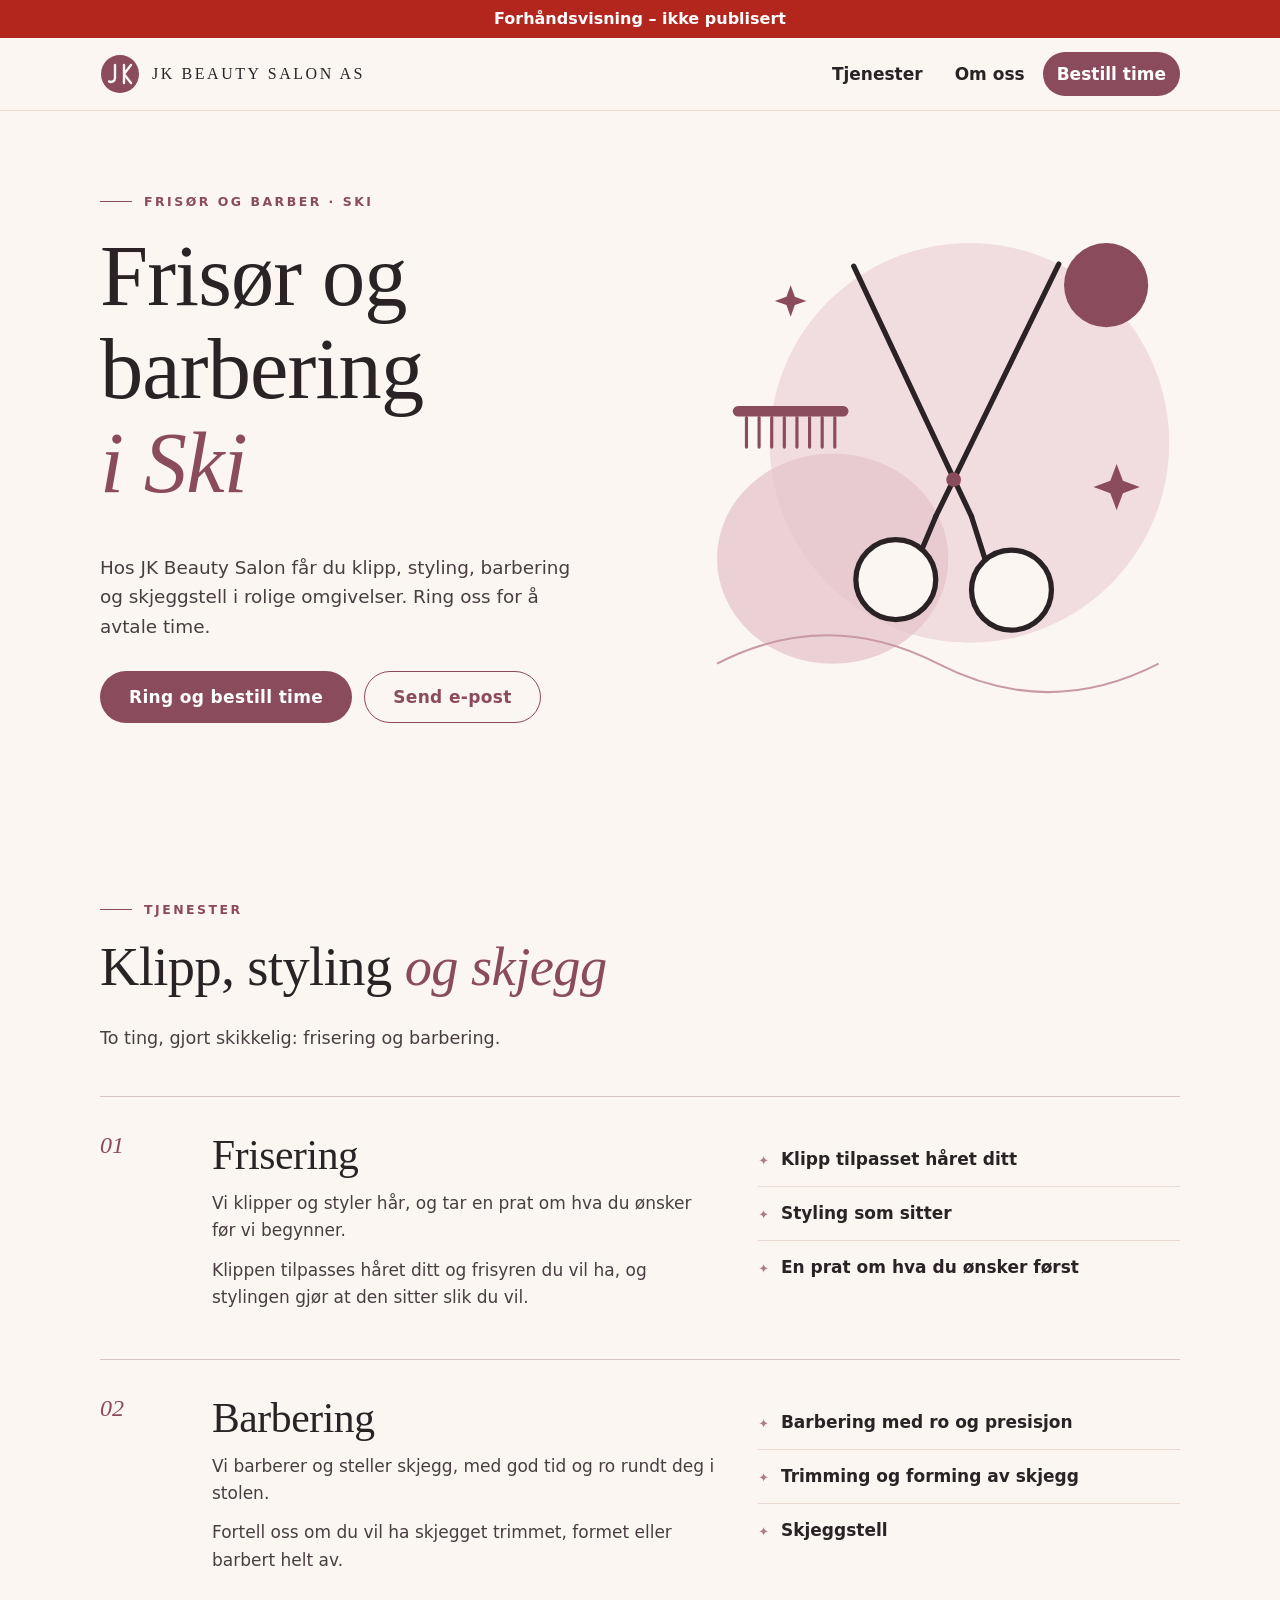
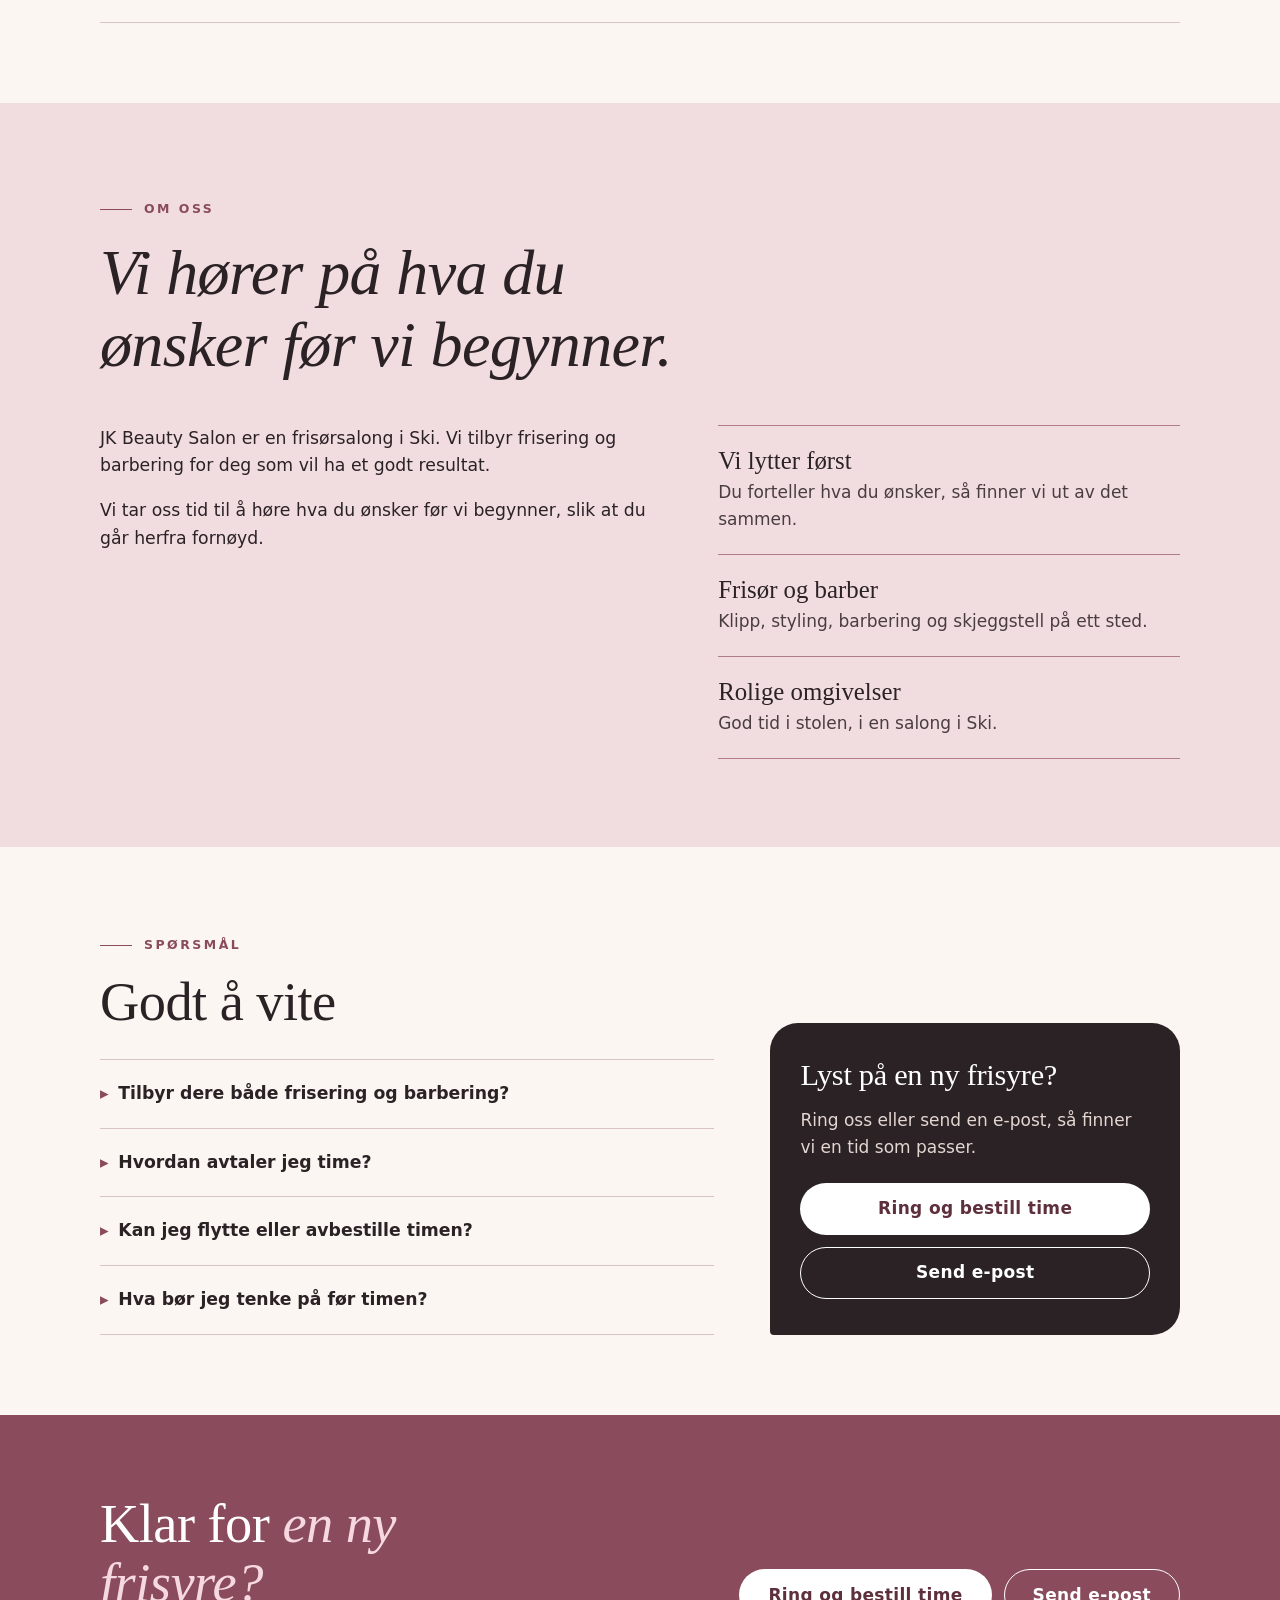
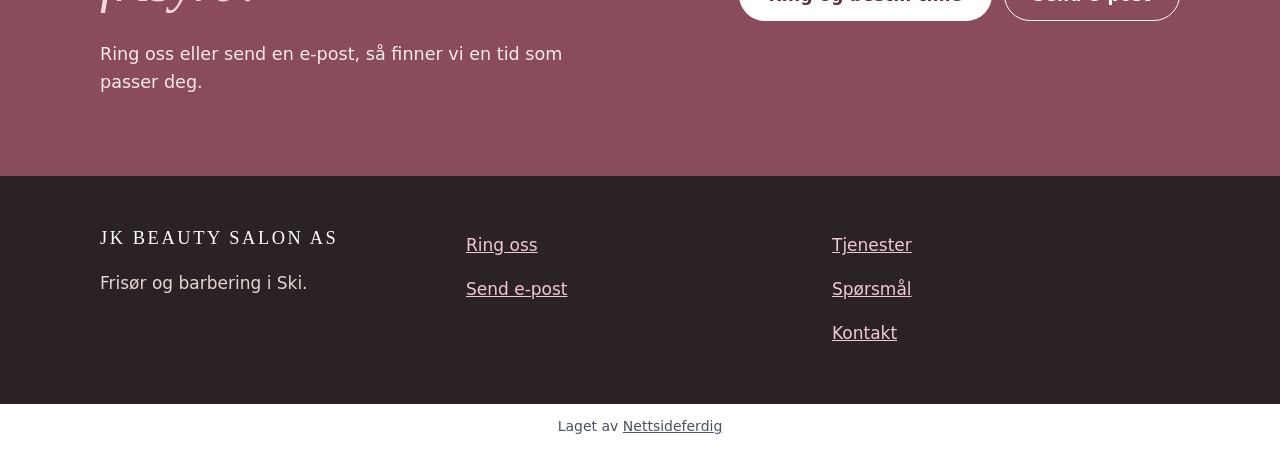
<file: index.html>
<!doctype html>
<html lang="nb">
<head>
<meta charset="utf-8">
<meta name="viewport" content="width=device-width, initial-scale=1">
<title>Frisør i Ski | JK Beauty Salon AS</title>
<meta name="description" content="JK Beauty Salon AS er frisør i Ski. Vi tilbyr frisering og barbering for deg som vil ha et godt resultat. Ta kontakt for å avtale time.">
<link rel="canonical" href="https://andersmathisen7-design.github.io/side-jk-beauty-salon-as-c79d2bd4/">
<meta property="og:type" content="website">
<meta property="og:locale" content="nb_NO">
<meta property="og:site_name" content="Jk Beauty Salon AS">
<meta property="og:title" content="Frisør i Ski | JK Beauty Salon AS">
<meta property="og:description" content="JK Beauty Salon AS er frisør i Ski. Vi tilbyr frisering og barbering for deg som vil ha et godt resultat. Ta kontakt for å avtale time.">
<meta property="og:url" content="https://andersmathisen7-design.github.io/side-jk-beauty-salon-as-c79d2bd4/">
<meta http-equiv="Content-Security-Policy" content="default-src 'none'; style-src 'self'; img-src 'self'; manifest-src 'self'; worker-src 'self'; script-src 'self'">
<link rel="stylesheet" href="./style.css">
<meta name="theme-color" content="#8a4b5c">
<link rel="manifest" href="./manifest.webmanifest">
<link rel="icon" href="./icon.svg" type="image/svg+xml">
<script src="./pwa.js" defer></script>
<meta name="robots" content="noindex,nofollow">
<script type="application/ld+json">{"@context":"https://schema.org","@type":"HairSalon","name":"Jk Beauty Salon AS","description":"JK Beauty Salon AS er frisør i Ski. Vi tilbyr frisering og barbering for deg som vil ha et godt resultat. Ta kontakt for å avtale time.","email":"post@j-kbeauty.no","areaServed":"Ski","url":"https://andersmathisen7-design.github.io/side-jk-beauty-salon-as-c79d2bd4","telephone":"908 00 086"}</script>
</head>
<body>
<div class="forhandsstripe">Forhåndsvisning – ikke publisert</div>
<header class="topp"><div class="wrap"><a class="logo" href="./"><svg viewBox="0 0 40 40" aria-hidden="true"><circle cx="20" cy="20" r="19" fill="#8a4b5c"/><path d="M15 11v13a4 4 0 0 1-6 3.4M24 11v18M24 20l7-9M24 20l7 9" fill="none" stroke="#fbf6f2" stroke-width="2.4" stroke-linecap="round" stroke-linejoin="round"/></svg><span>JK Beauty Salon AS</span></a><nav aria-label="Hovedmeny"><ul><li><a class="skjul-mobil" href="./#tjenester">Tjenester</a></li><li><a class="skjul-mobil" href="./#om">Om oss</a></li><li><a class="meny-knapp" href="./#kontakt">Bestill time</a></li></ul></nav></div></header>
<main>
<section class="hero"><div class="wrap"><div><span class="etikett">Frisør og barber · Ski</span><h1>Frisør og barbering <em>i Ski</em></h1><p>Hos JK Beauty Salon får du klipp, styling, barbering og skjeggstell i rolige omgivelser. Ring oss for å avtale time.</p><div class="handlinger"><a class="knapp knapp-fylt" href="tel:90800086">Ring og bestill time</a><a class="knapp knapp-linje" href="mailto:post@j-kbeauty.no">Send e-post</a></div></div><div class="figur" aria-hidden="true"><svg viewBox="0 0 460 480"><circle cx="260" cy="230" r="190" fill="#f1dde0"/><ellipse class="detalj" cx="130" cy="340" rx="110" ry="100" fill="#e6c4cc" opacity=".75"/><circle class="detalj" cx="390" cy="80" r="40" fill="#8a4b5c"/><path class="detalj" d="M20 440c70-36 140-36 210 0s140 36 210 0" fill="none" stroke="#c99aa6" stroke-width="2"/><g class="detalj" stroke="#8a4b5c" stroke-linecap="round"><path d="M40 200h100" stroke-width="10"/><path d="M48 206v28M60 206v28M72 206v28M84 206v28M96 206v28M108 206v28M120 206v28M132 206v28" stroke-width="3"/></g><g fill="none" stroke="#2b2226" stroke-width="5" stroke-linecap="round"><path d="M228 300 345 60"/><path d="M262 300 150 62"/><path d="M215 331 228 300M275 341 262 300"/><circle cx="190" cy="360" r="38" fill="#fbf6f2"/><circle cx="300" cy="370" r="38" fill="#fbf6f2"/></g><circle cx="245" cy="265" r="7" fill="#8a4b5c"/><path d="M400 250l6 16 16 6-16 6-6 16-6-16-16-6 16-6z" fill="#8a4b5c"/><path class="detalj" d="M90 80l4 11 11 4-11 4-4 11-4-11-11-4 11-4z" fill="#8a4b5c"/></svg></div></div></section><section class="seksjon" id="tjenester"><div class="wrap"><span class="etikett">Tjenester</span><h2>Klipp, styling <em>og skjegg</em></h2><p class="ingress">To ting, gjort skikkelig: frisering og barbering.</p><ol class="tjenester"><li class="tjeneste"><span class="nr" aria-hidden="true">01</span><div><h3>Frisering</h3><p>Vi klipper og styler hår, og tar en prat om hva du ønsker før vi begynner.</p><p>Klippen tilpasses håret ditt og frisyren du vil ha, og stylingen gjør at den sitter slik du vil.</p></div><ul class="punkter"><li>Klipp tilpasset håret ditt</li><li>Styling som sitter</li><li>En prat om hva du ønsker først</li></ul></li><li class="tjeneste"><span class="nr" aria-hidden="true">02</span><div><h3>Barbering</h3><p>Vi barberer og steller skjegg, med god tid og ro rundt deg i stolen.</p><p>Fortell oss om du vil ha skjegget trimmet, formet eller barbert helt av.</p></div><ul class="punkter"><li>Barbering med ro og presisjon</li><li>Trimming og forming av skjegg</li><li>Skjeggstell</li></ul></li></ol></div></section><section class="om" id="om"><div class="wrap"><span class="etikett">Om oss</span><h2 class="stor">Vi hører på hva du ønsker før vi begynner.</h2><div class="kolonner"><div><p>JK Beauty Salon er en frisørsalong i Ski. Vi tilbyr frisering og barbering for deg som vil ha et godt resultat.</p><p>Vi tar oss tid til å høre hva du ønsker før vi begynner, slik at du går herfra fornøyd.</p></div><ul class="lofter"><li><strong>Vi lytter først</strong><span>Du forteller hva du ønsker, så finner vi ut av det sammen.</span></li><li><strong>Frisør og barber</strong><span>Klipp, styling, barbering og skjeggstell på ett sted.</span></li><li><strong>Rolige omgivelser</strong><span>God tid i stolen, i en salong i Ski.</span></li></ul></div></div></section><section class="seksjon sporsmal" id="sporsmal"><div class="wrap"><div><span class="etikett">Spørsmål</span><h2>Godt å vite</h2><div class="faq"><details><summary>Tilbyr dere både frisering og barbering?</summary><p>Ja. Vi klipper og styler hår, og vi tilbyr barbering og stell av skjegg.</p></details><details><summary>Hvordan avtaler jeg time?</summary><p>Ring oss eller send en e-post, så finner vi en tid som passer.</p></details><details><summary>Kan jeg flytte eller avbestille timen?</summary><p>Gi beskjed på telefon eller e-post så tidlig du kan, så finner vi en ny tid.</p></details><details><summary>Hva bør jeg tenke på før timen?</summary><p>Har du et bilde av frisyren du ønsker, ta det gjerne med. Da er det lettere for oss å forstå hva du ser for deg.</p></details></div></div><aside class="kontaktboks" aria-label="Bestill time"><h3>Lyst på en ny frisyre?</h3><p>Ring oss eller send en e-post, så finner vi en tid som passer.</p><div class="handlinger"><a class="knapp knapp-lys" href="tel:90800086">Ring og bestill time</a><a class="knapp knapp-lys-linje" href="mailto:post@j-kbeauty.no">Send e-post</a></div></aside></div></section><section class="kontakt" id="kontakt"><div class="wrap"><div><h2>Klar for <em>en ny frisyre?</em></h2><p>Ring oss eller send en e-post, så finner vi en tid som passer deg.</p></div><div class="handlinger"><a class="knapp knapp-lys" href="tel:90800086">Ring og bestill time</a><a class="knapp knapp-lys-linje" href="mailto:post@j-kbeauty.no">Send e-post</a></div></div></section>
</main>
<footer class="bunn"><div class="wrap"><div><strong>JK Beauty Salon AS</strong><p>Frisør og barbering i Ski.</p></div><address><a href="tel:90800086">Ring oss</a><br><a href="mailto:post@j-kbeauty.no">Send e-post</a></address><nav aria-label="Bunnmeny"><a href="./#tjenester">Tjenester</a><br><a href="./#sporsmal">Spørsmål</a><br><a href="./#kontakt">Kontakt</a></nav></div></footer>
<p class="nf-byra">Laget av <a href="https://nettsideferdig.no/">Nettsideferdig</a></p>
</body>
</html>
</file>
<file: style.css>
/* Fast fra Sidefabrikken: bestillingswidgeten. */
:root { --nf-farge: #8a4b5c; }
#nf-bestill [hidden] { display: none !important; }
#nf-bestill button { font: inherit; padding: 0.5rem 0.9rem; margin: 0.2rem; border: 1px solid var(--nf-farge); border-radius: 6px; background: #fff; color: var(--nf-farge); cursor: pointer; }
#nf-bestill button:disabled { opacity: 0.6; }
#nf-bestill .nf-knapp { background: var(--nf-farge); color: #fff; }
#nf-bestill .nf-tjeneste { display: block; width: 100%; text-align: left; }
#nf-bestill .nf-tjeneste small, #nf-bestill .nf-vare small { display: block; color: #555; }
#nf-bestill .nf-felt { display: block; margin: 0.5rem 0; }
#nf-bestill input, #nf-bestill select, #nf-bestill textarea { font: inherit; padding: 0.4rem; border: 1px solid #c5cad3; border-radius: 4px; display: block; width: 100%; max-width: 24rem; }
#nf-bestill input[type="checkbox"], #nf-bestill input[type="radio"] { display: inline-block; width: auto; margin: 0 0.4rem 0 0; vertical-align: middle; }
#nf-bestill .nf-rad { display: flex; flex-wrap: wrap; gap: 0.5rem; }
#nf-bestill .nf-vare { padding: 0.4rem 0; border-bottom: 1px solid #e3e6eb; }
#nf-bestill .nf-feil, #nf-bestill .nf-utsolgt { color: #b3261e; }
#nf-bestill .nf-test { background: #fff4e5; padding: 0.4rem 0.8rem; border-radius: 6px; }
#nf-bestill .nf-oppsummering { font-weight: 600; }
#nf-bestill .nf-faner { display: flex; flex-wrap: wrap; gap: 0.25rem; margin: 0.5rem 0 1rem; }
#nf-bestill .nf-fane.nf-valgt, #nf-bestill .nf-dag.nf-valgt { background: var(--nf-farge); color: #fff; }
#nf-bestill .nf-adresse { position: relative; max-width: 24rem; }
#nf-bestill .nf-forslag { position: absolute; top: 100%; left: 0; right: 0; z-index: 10; max-height: 15rem; overflow-y: auto; background: #fff; border: 1px solid #c5cad3; border-radius: 4px; box-shadow: 0 4px 12px rgba(0, 0, 0, 0.15); }
#nf-bestill .nf-forslag button { display: block; width: 100%; margin: 0; border: 0; border-radius: 0; padding: 0.5rem 0.75rem; text-align: left; color: inherit; }
#nf-bestill .nf-forslag button:hover, #nf-bestill .nf-forslag button:focus { background: #f4f7fb; }
#nf-bestill .nf-dager { display: flex; flex-wrap: wrap; gap: 0.25rem; margin: 0.5rem 0; }
#nf-bestill .nf-dag.nf-full { text-decoration: line-through; color: #777; border-color: #c5cad3; }
#nf-bestill .nf-tillegg { margin: 0.5rem 0; }
#nf-bestill .nf-sporsmal { margin: 0.8rem 0; }
#nf-bestill .nf-hjelp { display: block; font-size: 0.875rem; color: #666; margin: 0.15rem 0 0.25rem; }
#nf-bestill .nf-sum { font-weight: 700; font-size: 1.15rem; }
#nf-bestill .nf-ja-nei { display: flex; gap: 1.5rem; margin-top: 0.25rem; }
.prisliste table { border-collapse: collapse; width: 100%; max-width: 36rem; }
.prisliste th, .prisliste td { text-align: left; padding: 0.4rem 0.6rem 0.4rem 0; border-bottom: 1px solid #e3e6eb; vertical-align: top; }
.prisliste td:last-child, .prisliste th:last-child { text-align: right; white-space: nowrap; padding-right: 0; }
.prisliste small { color: #555; }
.prisliste .prisinfo { font-size: 0.875rem; color: #555; }

main > section.melding, main > section.bestill { box-sizing: border-box; max-width: 42rem; margin: 0 auto; padding: 2.5rem 1.25rem 3.5rem; }
.nf-skjema .nf-felt { display: block; margin: 0.75rem 0; }
.nf-skjema label, .nf-skjema legend { display: block; font-weight: 600; }
.nf-skjema fieldset { border: 0; padding: 0; margin: 0.75rem 0; min-width: 0; }
.nf-skjema fieldset label { font-weight: 400; }
.nf-skjema input, .nf-skjema textarea { font: inherit; padding: 0.5rem; border: 1px solid #c5cad3; border-radius: 4px; display: block; width: 100%; max-width: 32rem; }
.nf-skjema input[type="radio"] { display: inline-block; width: auto; margin: 0 0.4rem 0 0; vertical-align: middle; }
.nf-skjema input:focus, .nf-skjema textarea:focus { outline: 2px solid var(--nf-farge); outline-offset: 1px; }
.nf-skjema button { font: inherit; font-weight: 600; border: 0; cursor: pointer; padding: 0.85rem 1.5rem; border-radius: 6px; background: var(--nf-farge); color: #fff; min-height: 44px; }
.nf-skjema .nf-info { font-size: 0.875rem; color: #555; }

/* Designet */
*{box-sizing:border-box}html{-webkit-text-size-adjust:100%}body{margin:0;font-family:"Avenir Next","Segoe UI",system-ui,-apple-system,Helvetica,Arial,sans-serif;font-size:17px;line-height:1.6;color:#2b2226;background:#fbf6f2}a{color:#8a4b5c}a:focus-visible,summary:focus-visible{outline:3px solid #8a4b5c;outline-offset:3px}h1,h2,h3,.logo span,.nr,.bunn strong,.lofter strong{font-family:Didot,"Bodoni 72","Bodoni MT","Iowan Old Style","Palatino Linotype","Book Antiqua",Georgia,serif;font-weight:400}h1,h2,h3{line-height:1.08;margin:0 0 .5em;letter-spacing:-.01em}em{font-style:italic;color:#8a4b5c}.wrap{max-width:1120px;margin:0 auto;padding:0 20px}.topp{background:#fbf6f2;border-bottom:1px solid #ead9d0}.topp .wrap{display:flex;align-items:center;justify-content:space-between;gap:12px;min-height:72px}.logo{display:flex;align-items:center;gap:12px;text-decoration:none;color:#2b2226}.logo span{font-size:.82rem;letter-spacing:.12em;line-height:1.25;text-transform:uppercase;max-width:9.5em}.logo svg{width:40px;height:40px;flex:none}.topp nav ul{list-style:none;margin:0;padding:0;display:flex;gap:4px;align-items:center}.topp nav a{display:inline-flex;align-items:center;min-height:44px;padding:0 14px;border-radius:999px;color:#2b2226;text-decoration:none;font-weight:600}.topp nav a:hover{background:#f1e2da}.topp nav .meny-knapp{background:#8a4b5c;color:#fff}.topp nav .meny-knapp:hover{background:#723c4b}.topp nav .skjul-mobil{display:none}.knapp{display:inline-flex;align-items:center;justify-content:center;min-height:52px;padding:0 28px;border-radius:999px;font-weight:600;text-decoration:none;border:1.5px solid transparent;letter-spacing:.02em}.knapp-fylt{background:#8a4b5c;color:#fff}.knapp-fylt:hover{background:#723c4b}.knapp-linje{border-color:#8a4b5c;color:#8a4b5c}.knapp-linje:hover{background:#8a4b5c;color:#fff}.hero{position:relative;overflow:hidden;background:#fbf6f2}.hero .wrap{display:grid;gap:28px;align-items:center;padding-top:44px;padding-bottom:8px}.hero+.seksjon{padding-top:40px}.etikett{display:inline-flex;align-items:center;gap:12px;font-size:.78rem;letter-spacing:.2em;text-transform:uppercase;color:#8a4b5c;font-weight:700;margin-bottom:18px}.etikett:before{content:"";width:32px;height:1px;background:#8a4b5c}.hero h1{font-size:clamp(2.8rem,12vw,5.4rem);max-width:11ch}.hero h1 em{display:block}.hero p{font-size:1.15rem;max-width:42ch;margin:0 0 30px;color:#4a3d42}.handlinger{display:flex;flex-wrap:wrap;gap:12px}.figur{max-width:320px;width:100%;justify-self:center}.figur svg{width:100%;height:auto;display:block}.seksjon{padding:80px 0}.seksjon h2{font-size:clamp(2.2rem,7vw,3.4rem)}.ingress{max-width:54ch;color:#4a3d42;margin:0;font-size:1.1rem}.tjenester{list-style:none;margin:44px 0 0;padding:0;border-top:1px solid #d9c3c9}.tjeneste{display:grid;gap:12px 40px;padding:36px 0;border-bottom:1px solid #d9c3c9}.nr{font-size:1.5rem;font-style:italic;color:#8a4b5c;line-height:1}.tjeneste h3{font-size:clamp(2rem,6vw,2.6rem);margin-bottom:.3em}.tjeneste p{margin:0 0 .7em;max-width:52ch;color:#4a3d42}.punkter{list-style:none;margin:0;padding:0}.punkter li{padding:13px 0;border-bottom:1px solid #ead9d0;display:flex;gap:12px;align-items:baseline;font-weight:600}.punkter li:last-child{border-bottom:0}.punkter li:before{content:"✦";color:#b07b89;font-size:.8rem}.om{background:#f1dde0;padding:88px 0}.om .stor{font-size:clamp(2.2rem,7.5vw,4rem);font-style:italic;line-height:1.12;max-width:19ch;margin:0 0 44px}.om .kolonner{display:grid;gap:40px}.om p{max-width:58ch;margin:0 0 1em;font-size:1.08rem}.lofter{list-style:none;margin:0;padding:0;border-top:1px solid #b07b89}.lofter li{padding:20px 0;border-bottom:1px solid #b07b89}.lofter strong{display:block;font-size:1.55rem;line-height:1.2;margin-bottom:4px}.lofter span{color:#4a3d42}.sporsmal .wrap{display:grid;gap:36px}.faq{border-top:1px solid #d9c3c9;margin-top:8px}.faq details{border-bottom:1px solid #d9c3c9}.faq summary{cursor:pointer;padding:20px 0;font-weight:600;font-size:1.08rem;min-height:44px;display:flex;gap:.6rem;align-items:flex-start;list-style:none}.faq summary::-webkit-details-marker{display:none}.faq summary:before{content:"▸";flex:none;color:#8a4b5c;transition:transform .15s}.faq details[open] summary:before{transform:rotate(90deg)}.faq details p{margin:0;padding:0 0 20px 1.3rem;color:#4a3d42;max-width:58ch}.kontaktboks{background:#2b2226;color:#f6ece6;border-radius:28px 28px 28px 4px;padding:36px 30px;align-self:start}.kontaktboks h3{font-size:1.9rem;color:#fff}.kontaktboks p{margin:0 0 22px;color:#e4d6d0}.kontaktboks .handlinger{flex-direction:column}.kontaktboks .knapp{width:100%}.knapp-lys{background:#fff;color:#5e2f3c}.knapp-lys:hover{background:#f6ece6}.knapp-lys-linje{border-color:#fff;color:#fff}.knapp-lys-linje:hover{background:#fff;color:#5e2f3c}.kontakt{background:#8a4b5c;color:#fff;padding:80px 0}.kontakt .wrap{display:grid;gap:24px}.kontakt h2{font-size:clamp(2.2rem,7vw,3.4rem);max-width:14ch}.kontakt h2 em{color:#f6d9e0}.kontakt p{margin:0;max-width:46ch;color:#f6ece6;font-size:1.1rem}.bunn{background:#2b2226;color:#e4d6d0;padding:48px 0}.bunn .wrap{display:grid;gap:18px}.bunn strong{font-size:1.15rem;color:#fff;letter-spacing:.14em;text-transform:uppercase}.bunn a{color:#f1c9d3;display:inline-flex;align-items:center;min-height:44px}.bunn address{font-style:normal}section.melding{padding:56px 20px;max-width:720px;margin:0 auto}.nf-skjema{background:#fff;border-radius:28px 28px 28px 4px;padding:28px;display:grid;gap:16px;border:1px solid #ead9d0}.nf-skjema label{font-weight:700;display:block;margin-bottom:6px}.nf-skjema input,.nf-skjema textarea{width:100%;font:inherit;padding:12px 16px;border:1.5px solid #d9c3c9;border-radius:14px;color:#2b2226;background:#fff}.nf-skjema input:focus,.nf-skjema textarea:focus{outline:none;border-color:#8a4b5c}.nf-skjema button.knapp{background:#8a4b5c;color:#fff;border:0;font:inherit;font-weight:600;cursor:pointer}@media (min-width:760px){.topp nav .skjul-mobil{display:inline-flex}.logo span{font-size:1rem;max-width:none;letter-spacing:.16em}.hero .wrap{grid-template-columns:1.15fr 1fr;gap:40px;padding-top:72px;padding-bottom:88px}.hero+.seksjon{padding-top:80px}.figur{max-width:none;justify-self:stretch}.figur .detalj{display:inline}.tjeneste{grid-template-columns:72px 1.2fr 1fr;align-items:start}.om .kolonner{grid-template-columns:1.2fr 1fr;gap:64px}.sporsmal .wrap{grid-template-columns:1.5fr 1fr;gap:56px;align-items:start}.kontaktboks{margin-top:96px}.kontakt .wrap{grid-template-columns:1.3fr 1fr;align-items:center}.kontakt .handlinger{justify-content:flex-end}.bunn .wrap{grid-template-columns:repeat(3,1fr)}}@media (max-width:479px){.hero .handlinger .knapp,.kontakt .handlinger .knapp{width:100%}}

/* Fast fra Sidefabrikken */
.forhandsstripe { display: block !important; position: relative !important; z-index: 2147483647 !important; background: #b3261e !important; color: #fff !important; text-align: center !important; padding: 0.5rem 1rem !important; font: 600 1rem/1.4 system-ui, sans-serif !important; visibility: visible !important; opacity: 1 !important; max-height: none !important; height: auto !important; min-height: 0 !important; overflow: visible !important; margin: 0 !important; top: auto !important; left: auto !important; right: auto !important; bottom: auto !important; width: auto !important; transform: none !important; clip-path: none !important; filter: none !important; text-indent: 0 !important; font-size: 1rem !important; }
.nf-byra { display: block !important; position: static !important; inset: auto !important; z-index: auto !important; background: #fff !important; color: #4a5160 !important; text-align: center !important; padding: 0.75rem 1rem !important; margin: 0 !important; width: auto !important; max-width: none !important; height: auto !important; min-height: 0 !important; max-height: none !important; overflow: visible !important; visibility: visible !important; opacity: 1 !important; transform: none !important; clip-path: none !important; filter: none !important; font: 400 0.875rem/1.5 system-ui, sans-serif !important; letter-spacing: normal !important; text-indent: 0 !important; text-transform: none !important; }
.nf-byra a { display: inline !important; position: static !important; color: inherit !important; text-decoration: underline !important; font: inherit !important; visibility: visible !important; opacity: 1 !important; pointer-events: auto !important; }
.nf-felle { display: none !important; position: absolute !important; left: -10000px !important; width: 1px !important; height: 1px !important; overflow: hidden !important; }
</file>
